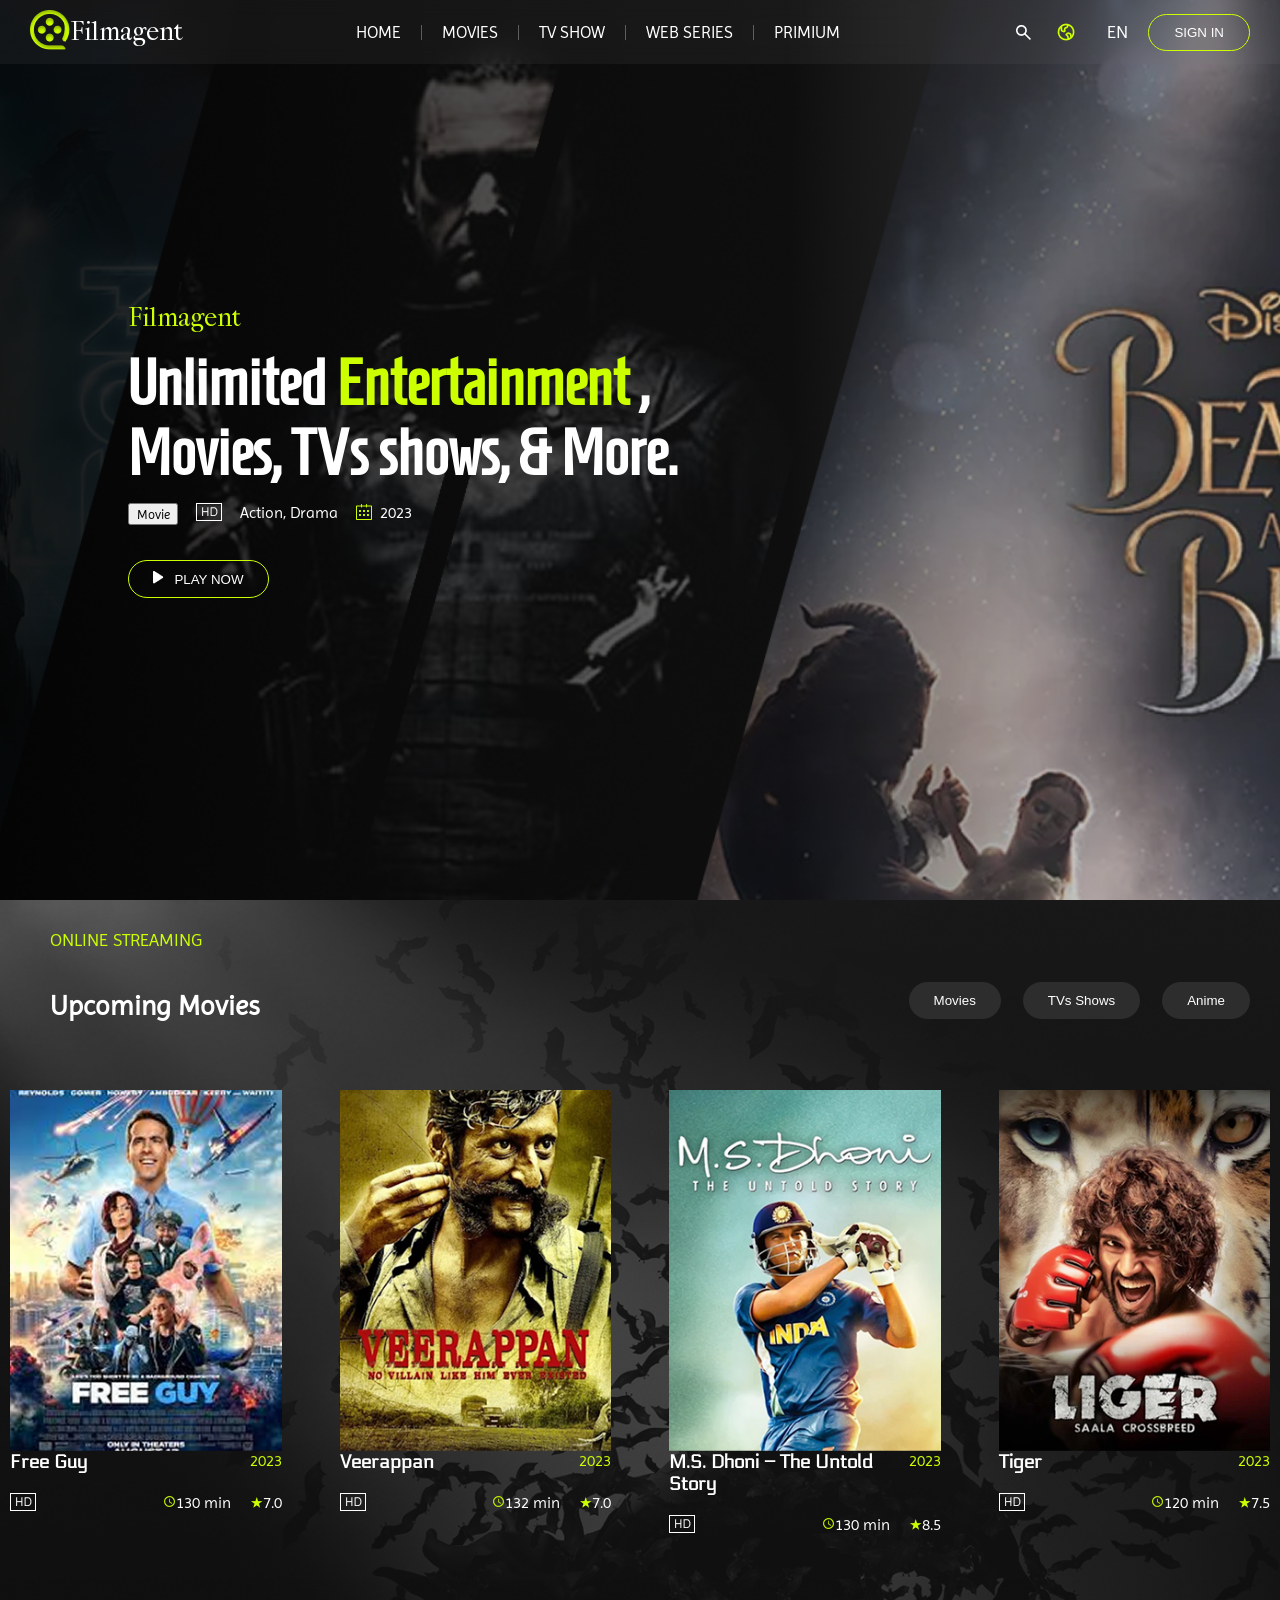
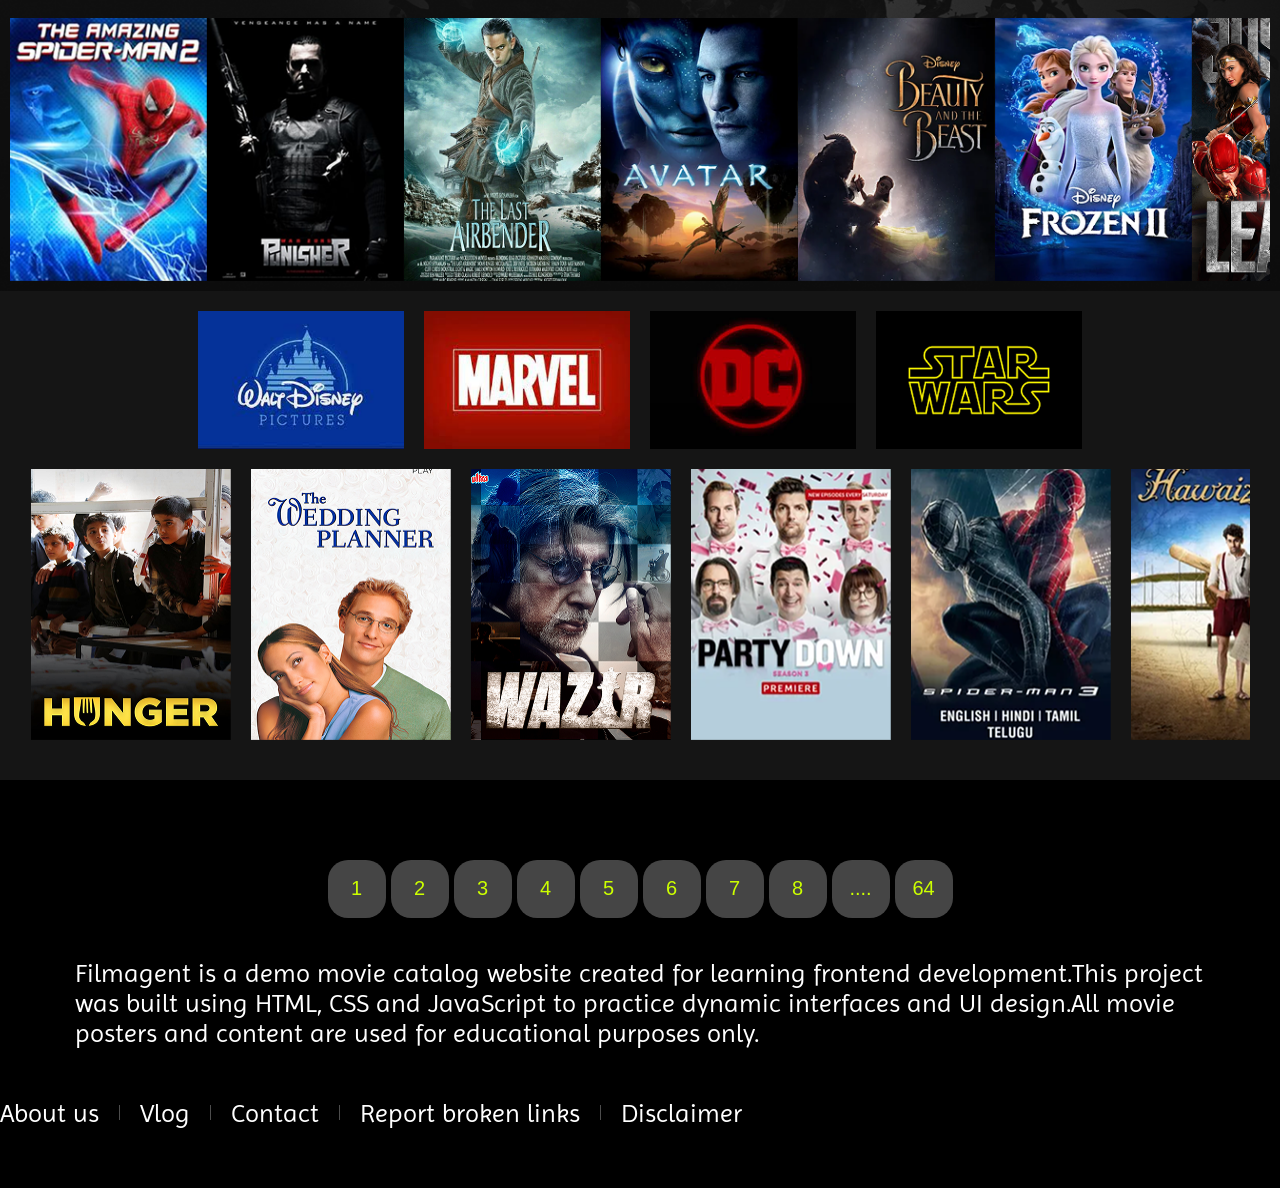
<file: index.html>
<!DOCTYPE html>
<html lang="en">
<head>
    <meta charset="UTF-8">
    <meta name="viewport" content="width=device-width, initial-scale=1.0">
    <link rel="stylesheet" href="./css/style.css">
    <script src="./data.js" defer></script>
    <script src="./script.js" defer></script>
    <title>Filmagent</title>
</head>
<body>
    <header>
        <div class="header__logo-container">
            <a href="./index.html">
                <img src="./images/icons/logo.png" alt="logo" class="logo">
            </a>
            <p>Filmagent</p>
        </div>
        <div class="burger" id="burger">
            <span></span>
            <span></span>
            <span></span>
        </div>
        <nav class="header__nav-container" id="nav-menu">
            <ul>
                <li><a href="./index.html">HOME</a></li>
                <li><a href="./index.html">MOVIES</a></li>
                <li><a href="./index.html">TV SHOW</a></li> 
                <li><a href="./index.html">WEB SERIES</a></li> 
                <li><a href="./index.html">PRIMIUM</a></li> 
            </ul>
        </nav>
        <div class="header__sign-container">
            <img src="./images/icons/search.png" alt="search">
            <div class="language-container">
                <img src="./images/icons/world-icon.png" alt="world">
                <p class="language">EN</p>
            </div>
            <button class="header__btn">SIGN IN</button>
        </div>
    </header>
    <main>
        <section class="hero-section">
            <div class="hero__title-conteiner">
                <p>Filmagent</p>
                <h1>Unlimited <span>Entertainment </span>, <br> Movies, TVs shows, & More.</h1>
                <div class="hero__inform-cont">
                    <button class="hero__movie-btn">Movie</button>
                    <img src="./images/icons/HD.png" alt="HD">
                    <p>Action, Drama</p>
                    <p class="advent">2023</p>
                </div>
                <button class="hero__btn-play"><img src="./images/icons/play.png" alt="play">PLAY NOW</button>
            </div>
        </section>
        <section class="section-two">
            <div class="section-two__header">
                <div class="section-two__p-container">
                    <p>online streaming</p>
                    <h4>Upcoming Movies</h4>
                </div>
                <div class="section-two__btn-container">
                    <button>Movies</button>
                    <button>TVs Shows</button>
                    <button>Anime</button>
                </div>
            </div>
            <div class="section-two__posters">
                <!-- posters1 -->
            </div>
            <div class="section-two__posters2">
                <!-- posters2 -->
            </div>
        </section>
        <section class="section-tree">
            <div class="section-tree__posters">
                <!-- posters3 -->
            </div>
            <div class="section-tree__posters2">
                <!-- posters4 -->
            </div>
        </section>
    </main>
    <footer>
        <div class="btn__footer-section">
            <button>1</button>
            <button>2</button>
            <button>3</button>
            <button>4</button>
            <button>5</button>
            <button>6</button>
            <button>7</button>
            <button>8</button>
            <button>....</button>
            <button>64</button>
        </div>
        <p>Filmagent is a demo movie catalog website created for learning frontend development.This project was built using HTML, CSS and JavaScript to practice dynamic interfaces and UI design.All movie posters and content are used for educational purposes only.</p>
        <nav class="about-us-container">
            <ul>
                <li><a href="./index.html">About us</a></li>
                <li><a href="./index.html">Vlog</a></li>
                <li><a href="./index.html">Contact</a></li> 
                <li><a href="./index.html">Report broken links</a></li> 
                <li><a href="./index.html">Disclaimer</a></li> 
            </ul>
        </nav>
    </footer>
</body>
</html>
</file>
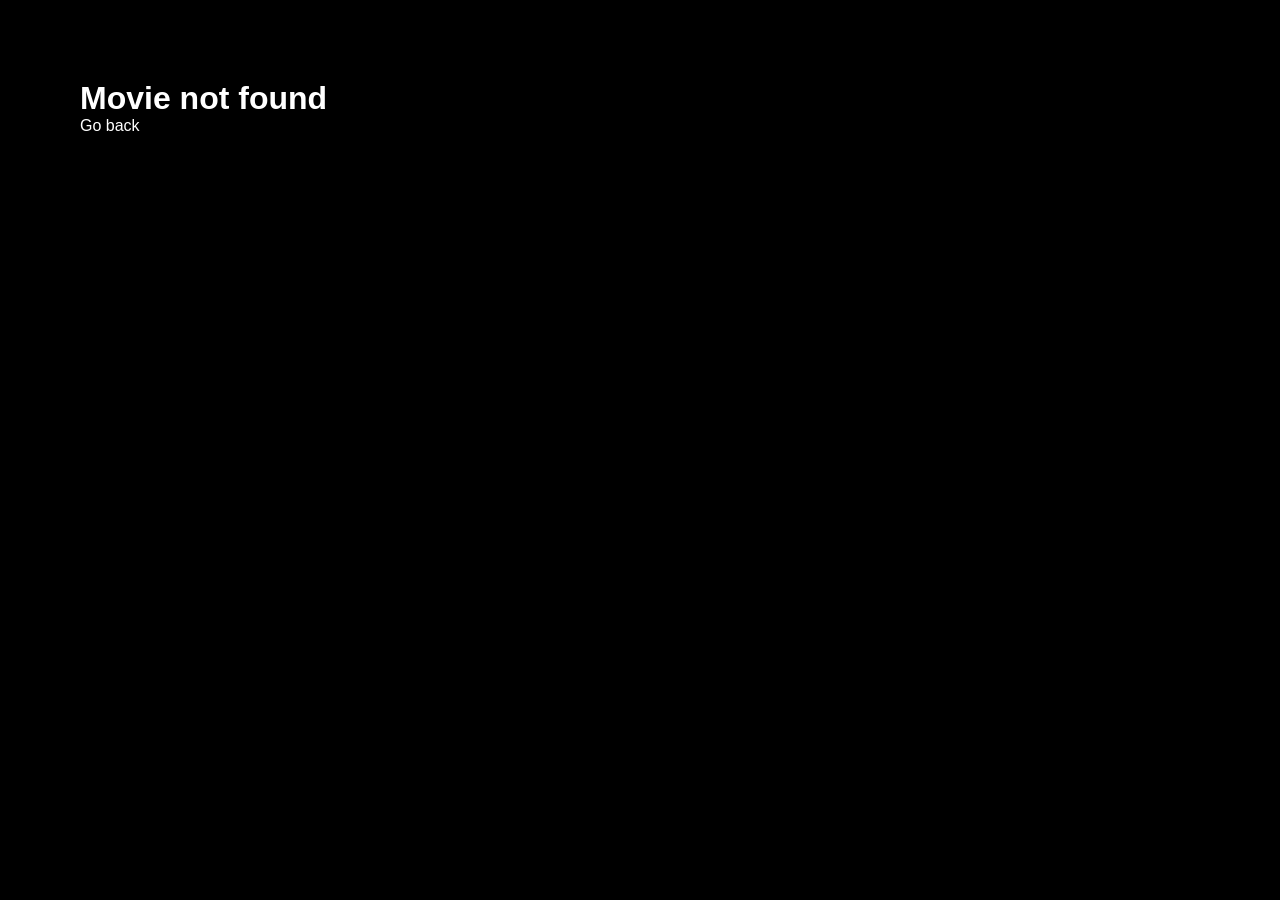
<file: movie.html>
<!DOCTYPE html>
<html lang="en">
<head>
  <meta charset="UTF-8">
  <meta name="viewport" content="width=device-width, initial-scale=1.0">
  <link rel="stylesheet" href="./css/style.css">
  <link rel="stylesheet" href="./css/movie.css">
  <script src="./data.js" defer></script>
  <script src="./movie.js" defer></script>
  <title>Movie</title>
</head>
<body>
  <header class="movie-header">
    <a class="movie-back" href="./index.html">← Back</a>
    <div class="movie-header__brand">
      <img src="./images/icons/logo.png" alt="logo" class="logo">
      <span>Filmagent</span>
    </div>
  </header>
  <main class="movie-page">
    <section class="movie-hero">
      <div class="movie-hero__poster-wrap">
        <img id="moviePoster" class="movie-hero__poster" alt="Movie poster">
      </div>
      <div class="movie-hero__info">
        <h1 id="movieTitle" class="movie-hero__title"></h1>
        <div class="movie-hero__meta">
          <span id="movieYear" class="pill"></span>
          <span id="movieDuration" class="pill"></span>
          <span class="pill pill--rating"><img src="./images/icons/Star 1.png" alt=""> <span id="movieRating"></span></span>
          <span class="pill pill--hd">
            <img id="movieHdIcon" class="pill__icon" alt="HD">
            HD
          </span>
        </div>
        <p id="movieDesc" class="movie-hero__desc"></p>
        <div class="movie-hero__actions">
          <a class="btn btn--primary" href="./index.html">Home</a>
        </div>
      </div>
    </section>
  </main>

</body>
</html>
</file>
<file: css/style.css>
@import url(./font.css);
@import url(./main.css);
@import url(./varibles.css);
</file>
<file: css/movie.css>
.movie-header{
  position: sticky;
  top: 0;
  z-index: 1000;
  display:flex;
  align-items:center;
  justify-content:space-between;
  gap: 16px;
  padding: 14px 30px;
  background: rgba(128, 128, 128, 0.10);
  backdrop-filter: blur(10px);
}
.movie-back{
  color: white;
  font-size: 16px;
  opacity: 0.9;
}
.movie-back:hover{ 
  opacity: 1;
}
.movie-header__brand{
  display:flex;
  align-items:center;
  gap: 10px;
}
.movie-header__brand .logo{
  width: 34px;
  height: 34px;
}
.movie-page{
  padding: 40px 30px 80px;
  max-width: 1200px;
  margin: 0 auto;
}
.movie-hero{
  display: grid;
  grid-template-columns: 360px 1fr;
  gap: 32px;
  align-items: start;
}
.movie-hero__poster{
  width: 100%;
  border-radius: 18px;
  box-shadow: 0 20px 60px rgba(0,0,0,0.6);
  display:block;
}
.movie-hero__title{
  font-size: 44px;
  line-height: 1.1;
  margin: 0 0 16px;
}
.movie-hero__meta{
  display:flex;
  flex-wrap:wrap;
  gap: 10px;
  margin-bottom: 18px;
}
.pill{
  display:inline-flex;
  align-items:center;
  gap: 8px;
  padding: 8px 12px;
  border-radius: 999px;
  background: rgba(255,255,255,0.08);
  border: 1px solid rgba(255,255,255,0.12);
  font-size: 14px;
  opacity: 0.95;
}
.pill__icon{
  width: 18px;
  height: 18px;
}
.movie-hero__desc{
  max-width: 70ch;
  font-size: 16px;
  opacity: 0.9;
  line-height: 1.6;
  margin: 0 0 22px;
}
.movie-hero__actions{
  display:flex;
  gap: 12px;
  flex-wrap:wrap;
}
.btn{
  border: 1px solid rgba(255,255,255,0.18);
  background: rgba(255,255,255,0.06);
  color: white;
  padding: 10px 14px;
  border-radius: 12px;
  cursor: pointer;
  font-size: 14px;
}
.btn--primary{
  background: rgba(255,255,255,0.14);
}
.btn:hover{
  transform: translateY(-1px);
}
@media (max-width: 900px){
  .movie-hero{
    grid-template-columns: 1fr;
  }
  .movie-hero__title{ font-size: 34px; }
}

body.movie-1 { background: radial-gradient(circle at 20% 0%, rgba(0,255,255,0.18), transparent 40%), #000; }
body.movie-2 { background: radial-gradient(circle at 20% 0%, rgba(255,255,255,0.12), transparent 40%), #000; }
body.movie-3 { background: radial-gradient(circle at 20% 0%, rgba(255,0,0,0.18), transparent 40%), #000; }
body.movie-4 { background: radial-gradient(circle at 20% 0%, rgba(0,255,0,0.14), transparent 40%), #000; }
</file>
